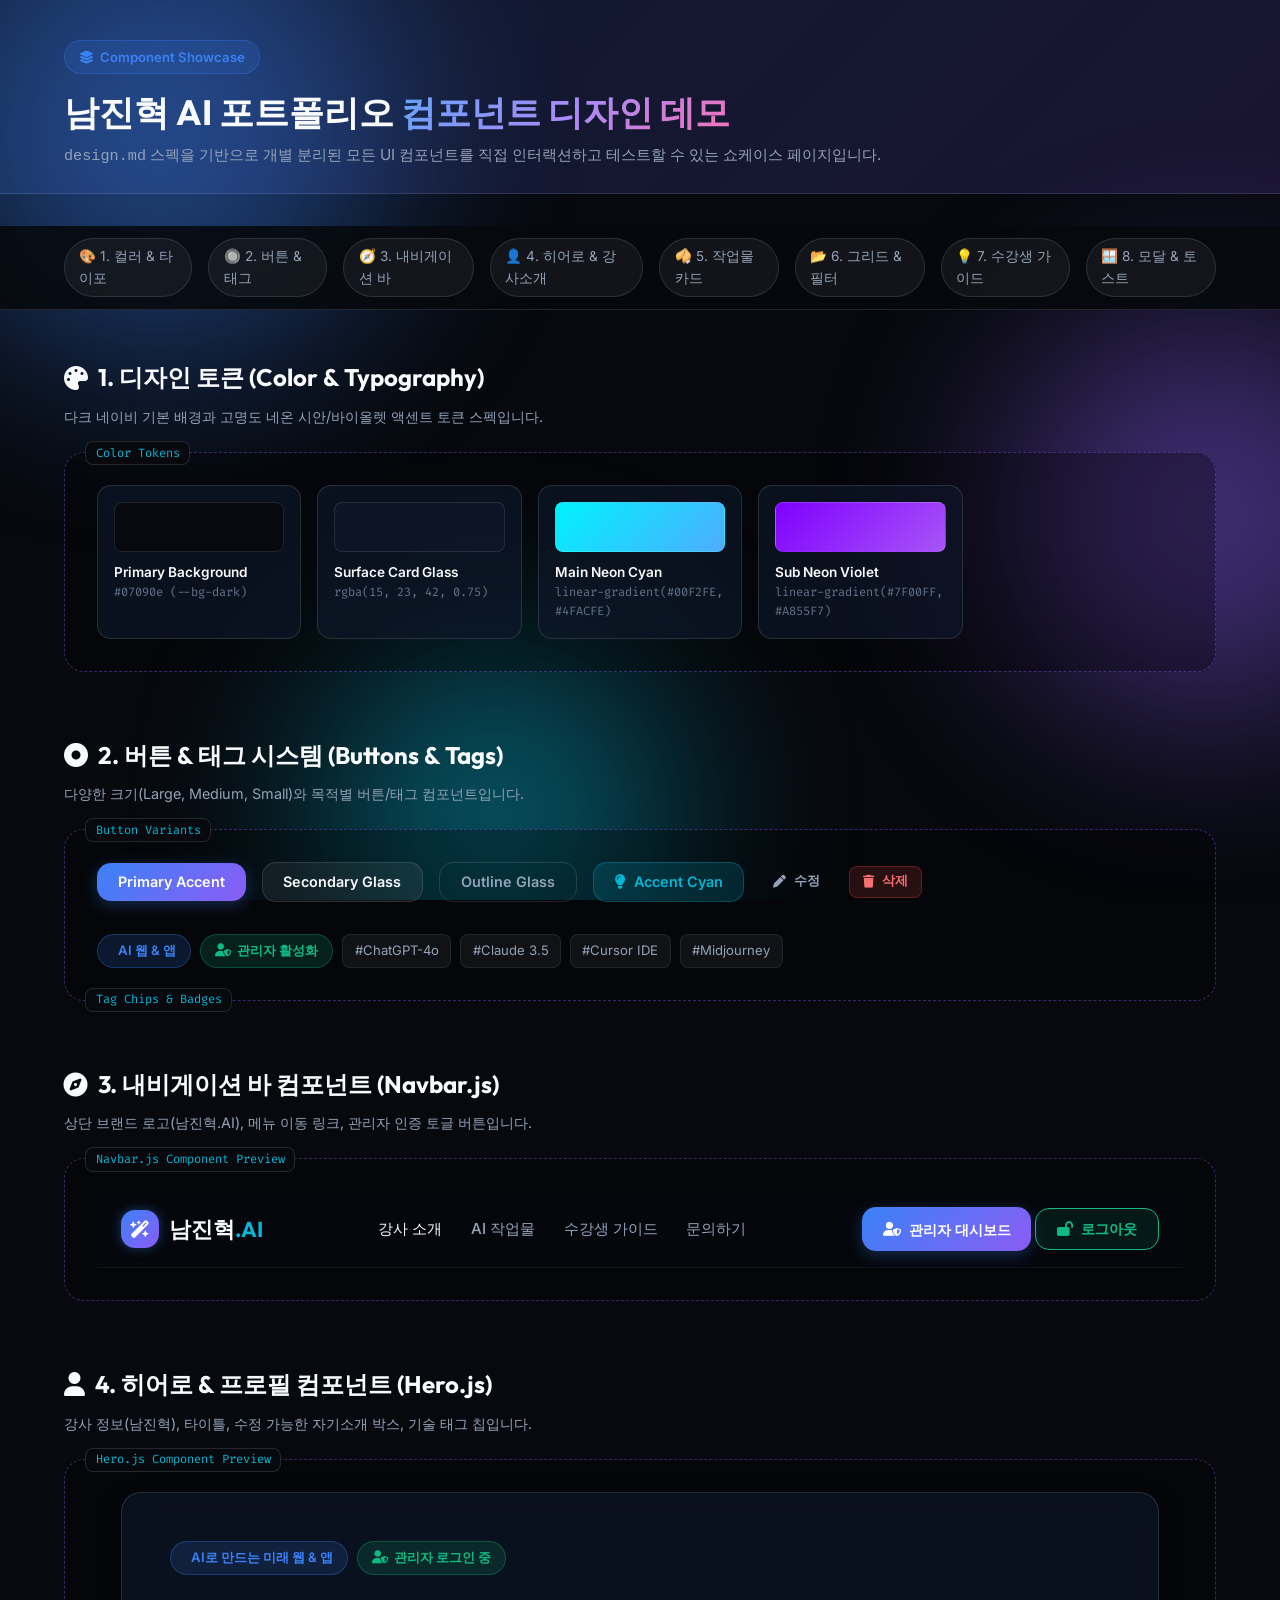
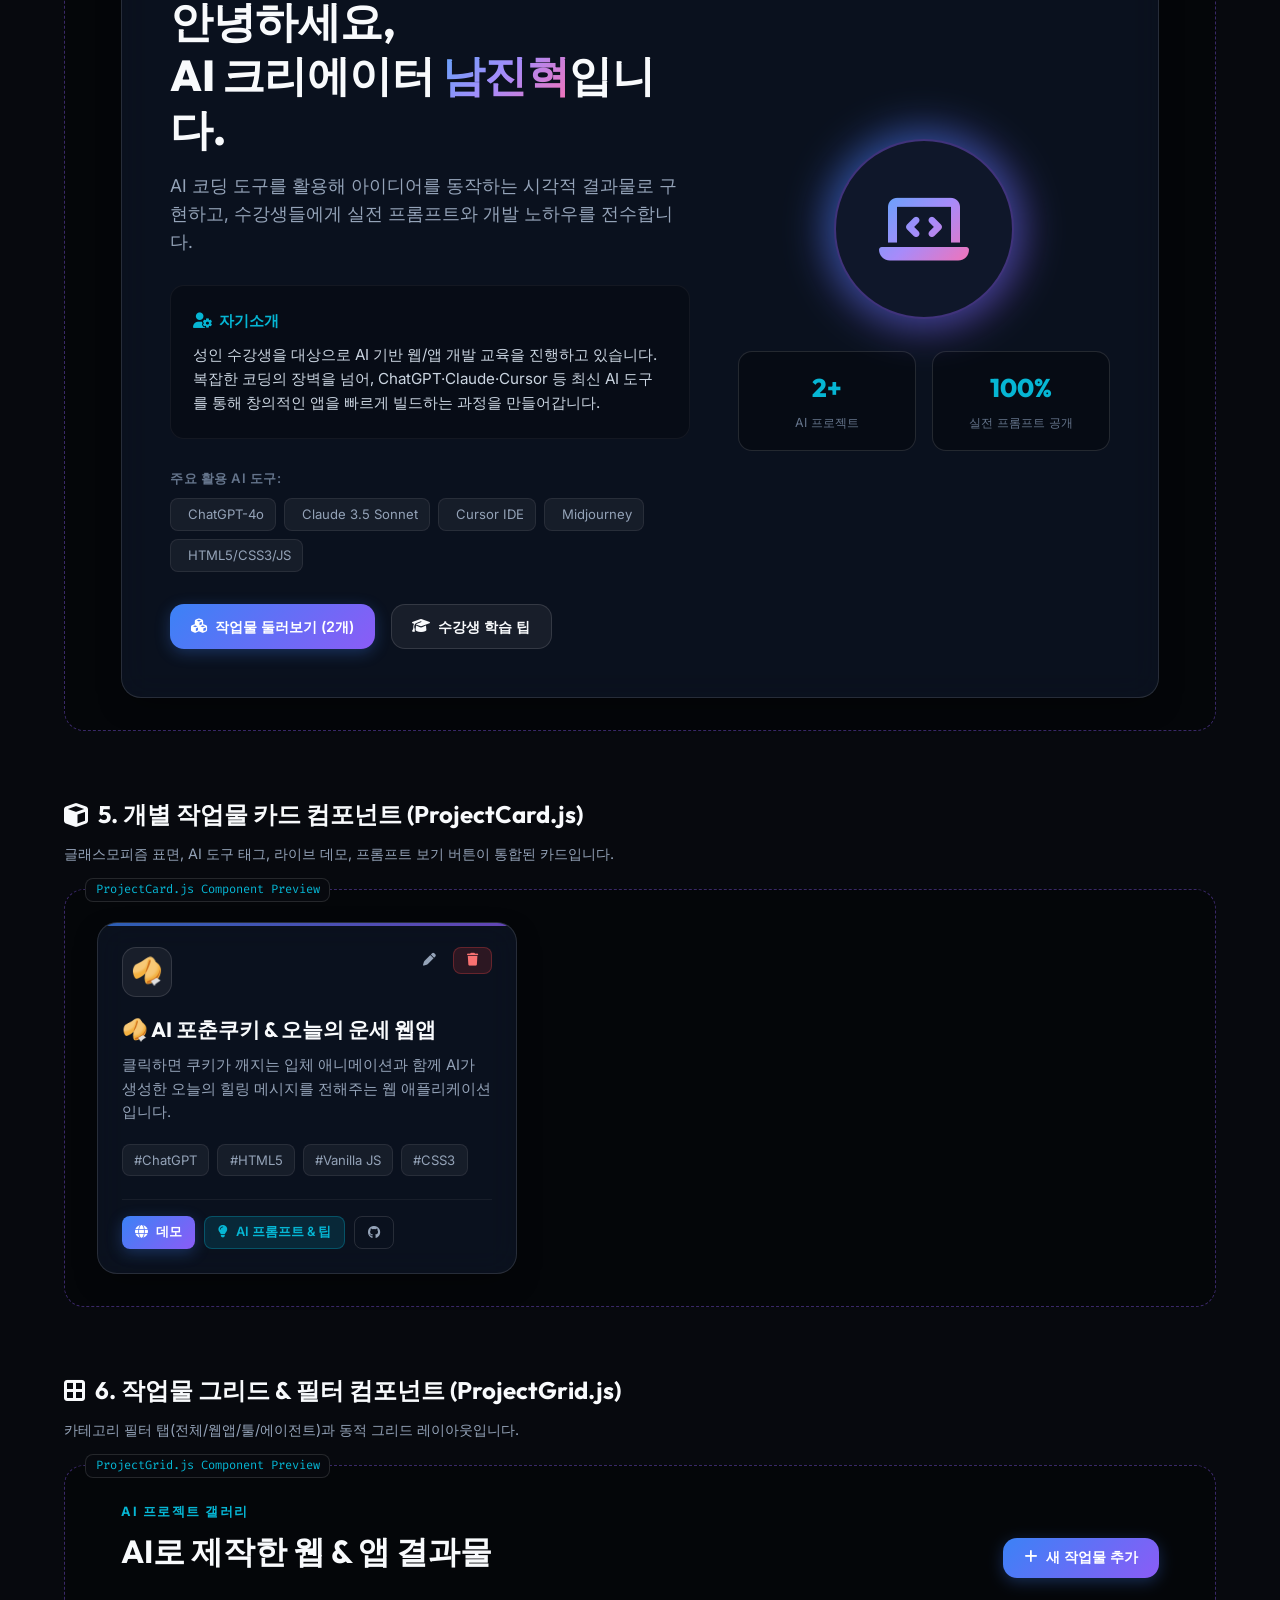
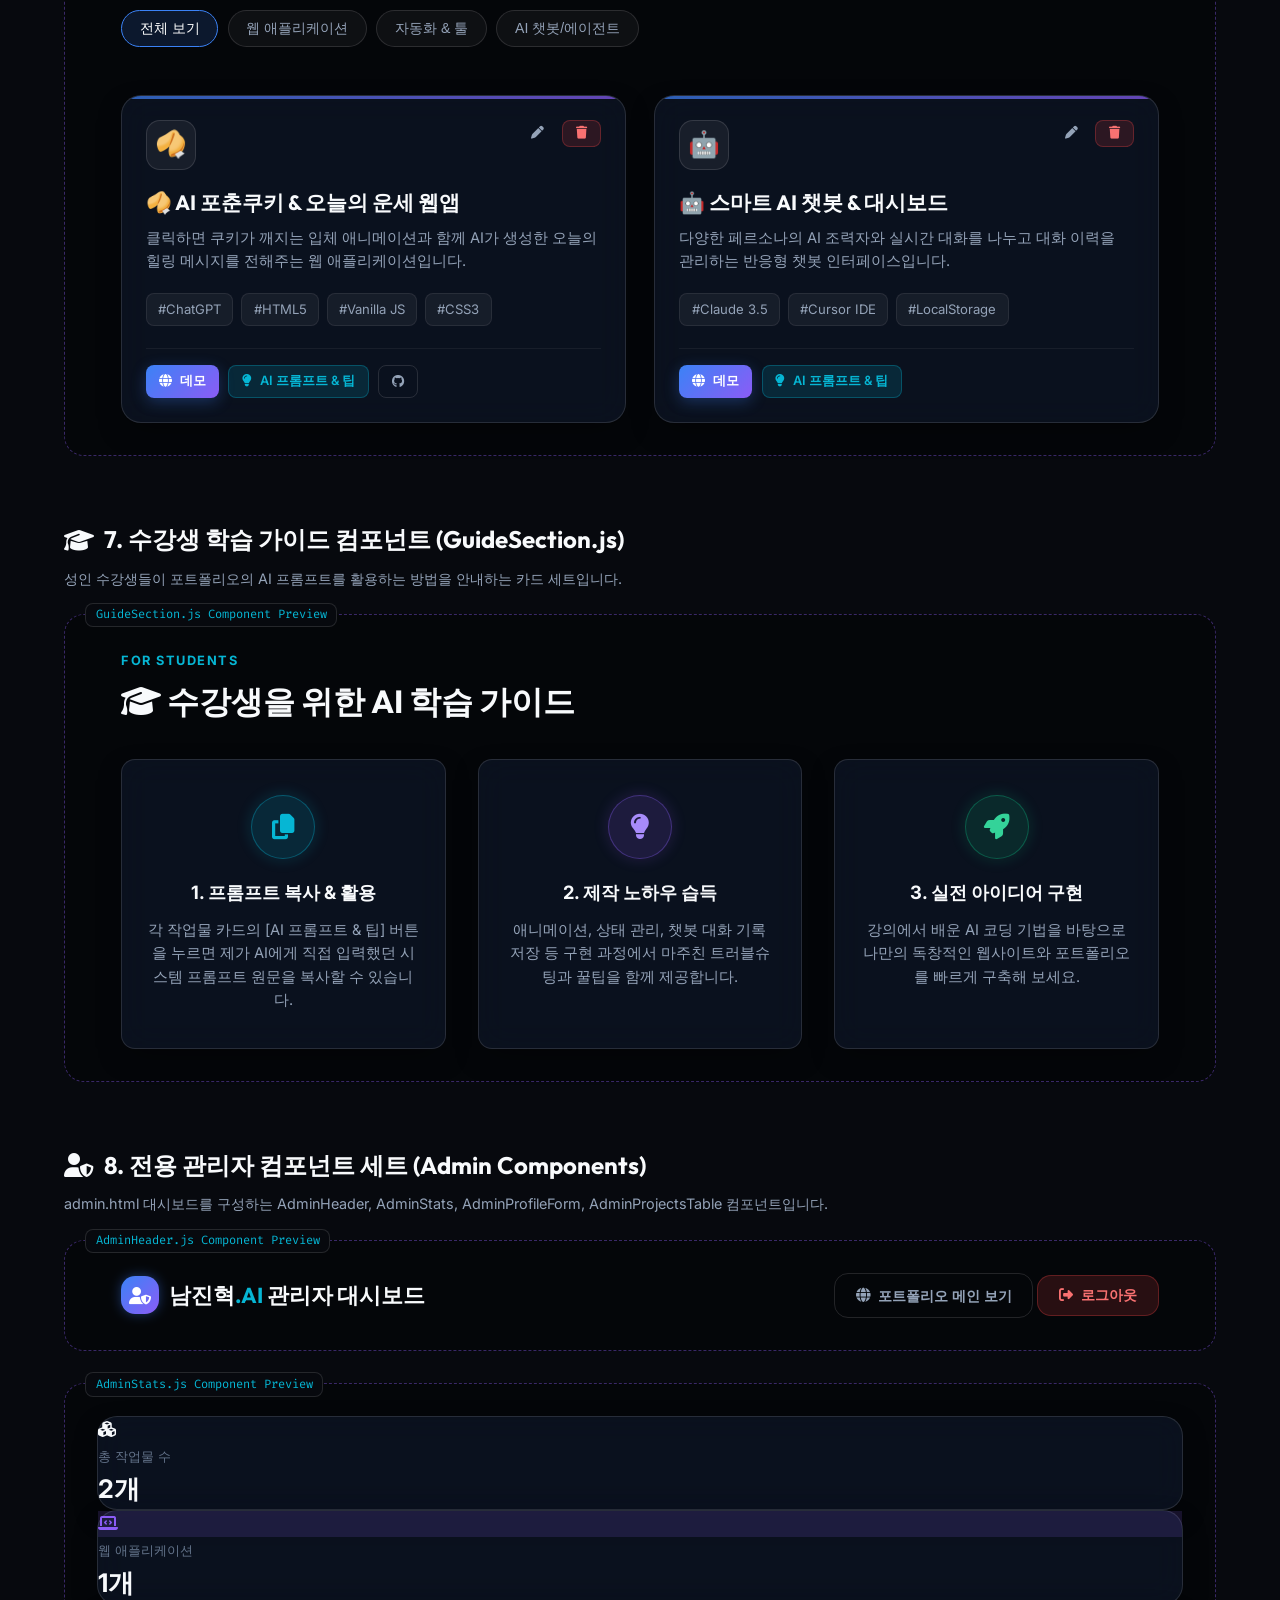
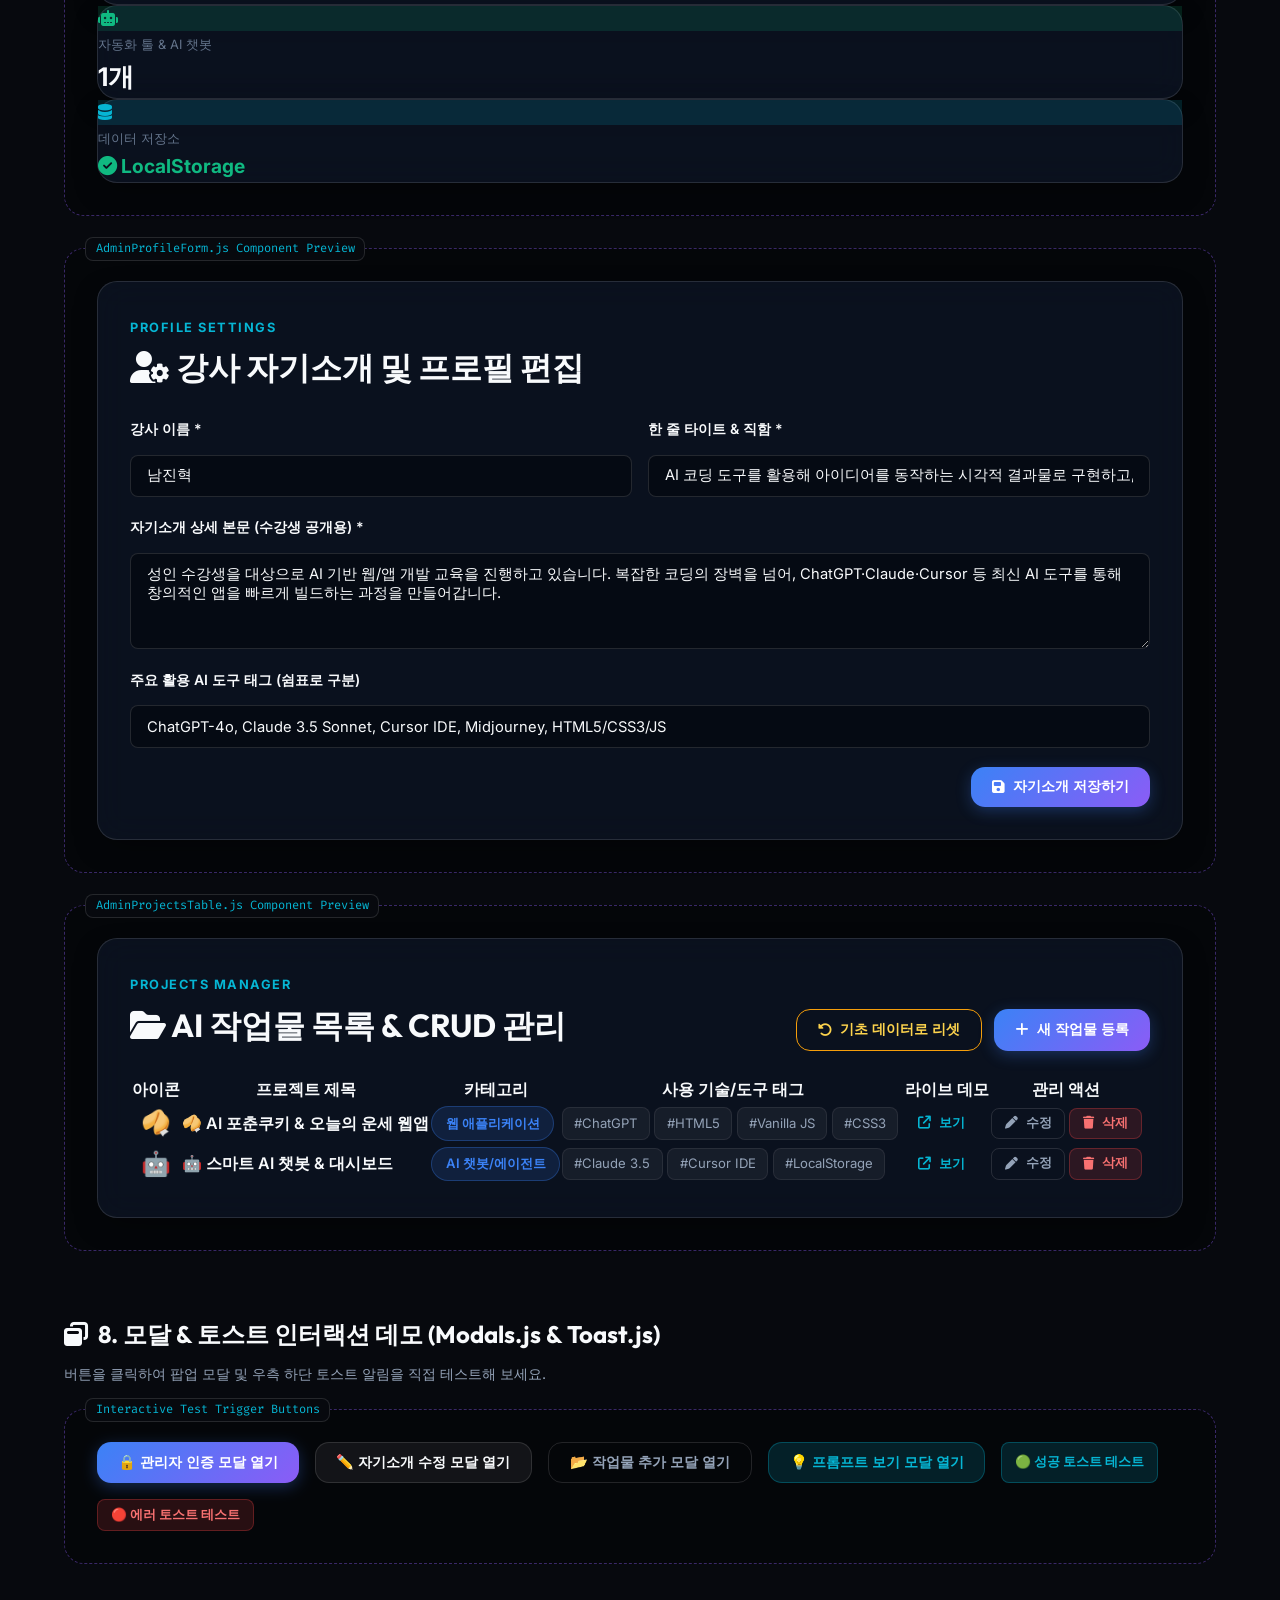
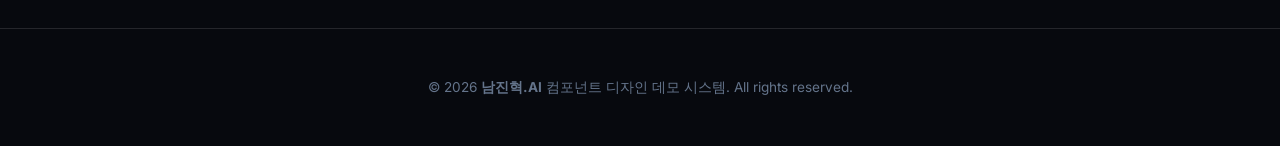
<file: showcases/demo.html>
<!DOCTYPE html>
<html lang="ko">
<head>
    <meta charset="UTF-8">
    <meta name="viewport" content="width=device-width, initial-scale=1.0">
    <title>남진혁 AI 포트폴리오 | 컴포넌트 디자인 데모 (Design Showcase)</title>
    <meta name="description" content="남진혁 강사의 AI 포트폴리오 디자인 시스템 및 컴포넌트별 개별 데모 페이지입니다.">
    
    <!-- Google Fonts -->
    <link rel="preconnect" href="https://fonts.googleapis.com">
    <link rel="preconnect" href="https://fonts.gstatic.com" crossorigin>
    <link href="https://fonts.googleapis.com/css2?family=Fira+Code:wght@400;500;600&family=Inter:wght@300;400;500;600;700&family=Outfit:wght@500;600;700;800&display=swap" rel="stylesheet">
    
    <!-- FontAwesome Icons -->
    <link rel="stylesheet" href="https://cdnjs.cloudflare.com/ajax/libs/font-awesome/6.4.0/css/all.min.css">
    
    <!-- Design System Base Styles -->
    <link rel="stylesheet" href="../style.css">

    <!-- Demo Page Specific Layout Styles -->
    <style>
        .demo-header-banner {
            background: linear-gradient(135deg, rgba(59, 130, 246, 0.15) 0%, rgba(139, 92, 246, 0.15) 100%);
            border-bottom: 1px solid var(--glass-border);
            padding: 2.5rem 0 1.5rem;
            margin-bottom: 2rem;
        }

        .demo-nav-bar {
            position: sticky;
            top: 0;
            z-index: 90;
            background: rgba(7, 9, 14, 0.9);
            backdrop-filter: blur(12px);
            border-bottom: 1px solid var(--glass-border);
            padding: 0.8rem 0;
            margin-bottom: 3rem;
        }

        .demo-nav-links {
            display: flex;
            gap: 1rem;
            overflow-x: auto;
        }

        .demo-nav-btn {
            padding: 0.4rem 0.9rem;
            border-radius: var(--radius-full);
            background: rgba(255, 255, 255, 0.05);
            border: 1px solid var(--glass-border);
            color: var(--text-secondary);
            font-size: 0.85rem;
            cursor: pointer;
            text-decoration: none;
            transition: var(--transition-fast);
        }

        .demo-nav-btn:hover {
            color: var(--primary-cyan);
            border-color: var(--primary-cyan);
            background: rgba(6, 182, 212, 0.1);
        }

        .component-section {
            margin-bottom: 4rem;
            scroll-margin-top: 5rem;
        }

        .component-title {
            font-family: var(--font-heading);
            font-size: 1.5rem;
            color: var(--text-primary);
            margin-bottom: 0.5rem;
            display: flex;
            align-items: center;
            gap: 0.6rem;
        }

        .component-desc {
            font-size: 0.9rem;
            color: var(--text-secondary);
            margin-bottom: 1.5rem;
        }

        .component-preview-box {
            background: rgba(0, 0, 0, 0.3);
            border: 1px dashed var(--glass-border-hover);
            border-radius: var(--radius-lg);
            padding: 2rem;
            position: relative;
        }

        .component-label {
            position: absolute;
            top: -12px;
            left: 20px;
            background: var(--bg-dark);
            padding: 0.1rem 0.6rem;
            border-radius: var(--radius-sm);
            font-family: var(--font-mono);
            font-size: 0.75rem;
            color: var(--primary-cyan);
            border: 1px solid var(--glass-border);
        }

        /* Color Token Swatches */
        .swatch-grid {
            display: grid;
            grid-template-columns: repeat(auto-fill, minmax(200px, 1fr));
            gap: 1rem;
        }

        .swatch-card {
            border-radius: var(--radius-md);
            padding: 1rem;
            background: var(--bg-card);
            border: 1px solid var(--glass-border);
        }

        .swatch-color {
            height: 50px;
            border-radius: var(--radius-sm);
            margin-bottom: 0.6rem;
            border: 1px solid rgba(255, 255, 255, 0.1);
        }

        .swatch-name {
            font-size: 0.85rem;
            font-weight: 600;
        }

        .swatch-hex {
            font-family: var(--font-mono);
            font-size: 0.75rem;
            color: var(--text-muted);
        }
    </style>
</head>
<body>

    <!-- Background Glow Blobs -->
    <div class="bg-blur-container" aria-hidden="true">
        <div class="blob blob-1"></div>
        <div class="blob blob-2"></div>
        <div class="blob blob-3"></div>
    </div>

    <!-- Demo Banner Header -->
    <header class="demo-header-banner">
        <div class="container">
            <span class="badge glow-badge"><i class="fa-solid fa-layer-group"></i> Component Showcase</span>
            <h1 style="font-family: var(--font-heading); font-size: 2.2rem; margin: 0.6rem 0 0.2rem;">
                남진혁 AI 포트폴리오 <span class="gradient-text">컴포넌트 디자인 데모</span>
            </h1>
            <p style="color: var(--text-secondary); font-size: 0.95rem;">
                <code>design.md</code> 스펙을 기반으로 개별 분리된 모든 UI 컴포넌트를 직접 인터랙션하고 테스트할 수 있는 쇼케이스 페이지입니다.
            </p>
        </div>
    </header>

    <!-- Quick Navigation Bar -->
    <div class="demo-nav-bar">
        <div class="container demo-nav-links">
            <a href="#section-colors" class="demo-nav-btn">🎨 1. 컬러 & 타이포</a>
            <a href="#section-buttons" class="demo-nav-btn">🔘 2. 버튼 & 태그</a>
            <a href="#section-navbar" class="demo-nav-btn">🧭 3. 내비게이션 바</a>
            <a href="#section-hero" class="demo-nav-btn">👤 4. 히어로 & 강사소개</a>
            <a href="#section-card" class="demo-nav-btn">🥠 5. 작업물 카드</a>
            <a href="#section-grid" class="demo-nav-btn">📂 6. 그리드 & 필터</a>
            <a href="#section-guide" class="demo-nav-btn">💡 7. 수강생 가이드</a>
            <a href="#section-modals" class="demo-nav-btn">🪟 8. 모달 & 토스트</a>
        </div>
    </div>

    <!-- Main Showcase Content -->
    <main class="container">

        <!-- 1. Color Palette & Typography -->
        <section id="section-colors" class="component-section">
            <h2 class="component-title"><i class="fa-solid fa-palette"></i> 1. 디자인 토큰 (Color & Typography)</h2>
            <p class="component-desc">다크 네이비 기본 배경과 고명도 네온 시안/바이올렛 액센트 토큰 스펙입니다.</p>

            <div class="component-preview-box">
                <span class="component-label">Color Tokens</span>
                <div class="swatch-grid">
                    <div class="swatch-card">
                        <div class="swatch-color" style="background: #07090e;"></div>
                        <div class="swatch-name">Primary Background</div>
                        <div class="swatch-hex">#07090e (--bg-dark)</div>
                    </div>
                    <div class="swatch-card">
                        <div class="swatch-color" style="background: rgba(15, 23, 42, 0.75);"></div>
                        <div class="swatch-name">Surface Card Glass</div>
                        <div class="swatch-hex">rgba(15, 23, 42, 0.75)</div>
                    </div>
                    <div class="swatch-card">
                        <div class="swatch-color" style="background: linear-gradient(135deg, #00F2FE, #4FACFE);"></div>
                        <div class="swatch-name">Main Neon Cyan</div>
                        <div class="swatch-hex">linear-gradient(#00F2FE, #4FACFE)</div>
                    </div>
                    <div class="swatch-card">
                        <div class="swatch-color" style="background: linear-gradient(135deg, #7F00FF, #A855F7);"></div>
                        <div class="swatch-name">Sub Neon Violet</div>
                        <div class="swatch-hex">linear-gradient(#7F00FF, #A855F7)</div>
                    </div>
                </div>
            </div>
        </section>

        <!-- 2. Buttons & Badges -->
        <section id="section-buttons" class="component-section">
            <h2 class="component-title"><i class="fa-solid fa-circle-dot"></i> 2. 버튼 & 태그 시스템 (Buttons & Tags)</h2>
            <p class="component-desc">다양한 크기(Large, Medium, Small)와 목적별 버튼/태그 컴포넌트입니다.</p>

            <div class="component-preview-box">
                <span class="component-label">Button Variants</span>
                <div style="display: flex; flex-wrap: wrap; gap: 1rem; align-items: center; margin-bottom: 2rem;">
                    <button class="btn btn-primary">Primary Accent</button>
                    <button class="btn btn-secondary">Secondary Glass</button>
                    <button class="btn btn-outline">Outline Glass</button>
                    <button class="btn btn-accent"><i class="fa-solid fa-lightbulb"></i> Accent Cyan</button>
                    <button class="btn btn-sm btn-ghost edit-proj-btn"><i class="fa-solid fa-pen"></i> 수정</button>
                    <button class="btn btn-sm btn-danger"><i class="fa-solid fa-trash"></i> 삭제</button>
                </div>

                <span class="component-label" style="top: auto; bottom: -12px;">Tag Chips & Badges</span>
                <div style="display: flex; flex-wrap: wrap; gap: 0.6rem; margin-top: 1rem;">
                    <span class="badge glow-badge"><i class="fa-solid fa-sparkles"></i> AI 웹 & 앱</span>
                    <span class="badge admin-status-badge"><i class="fa-solid fa-user-shield"></i> 관리자 활성화</span>
                    <span class="skill-tag">#ChatGPT-4o</span>
                    <span class="skill-tag">#Claude 3.5</span>
                    <span class="skill-tag">#Cursor IDE</span>
                    <span class="skill-tag">#Midjourney</span>
                </div>
            </div>
        </section>

        <!-- 3. Navbar Component -->
        <section id="section-navbar" class="component-section">
            <h2 class="component-title"><i class="fa-solid fa-compass"></i> 3. 내비게이션 바 컴포넌트 (Navbar.js)</h2>
            <p class="component-desc">상단 브랜드 로고(남진혁.AI), 메뉴 이동 링크, 관리자 인증 토글 버튼입니다.</p>

            <div class="component-preview-box">
                <span class="component-label">Navbar.js Component Preview</span>
                <div id="demo-navbar-mount"></div>
            </div>
        </section>

        <!-- 4. Hero Component -->
        <section id="section-hero" class="component-section">
            <h2 class="component-title"><i class="fa-solid fa-user"></i> 4. 히어로 & 프로필 컴포넌트 (Hero.js)</h2>
            <p class="component-desc">강사 정보(남진혁), 타이틀, 수정 가능한 자기소개 박스, 기술 태그 칩입니다.</p>

            <div class="component-preview-box">
                <span class="component-label">Hero.js Component Preview</span>
                <div id="demo-hero-mount"></div>
            </div>
        </section>

        <!-- 5. Single Project Card Component -->
        <section id="section-card" class="component-section">
            <h2 class="component-title"><i class="fa-solid fa-cube"></i> 5. 개별 작업물 카드 컴포넌트 (ProjectCard.js)</h2>
            <p class="component-desc">글래스모피즘 표면, AI 도구 태그, 라이브 데모, 프롬프트 보기 버튼이 통합된 카드입니다.</p>

            <div class="component-preview-box">
                <span class="component-label">ProjectCard.js Component Preview</span>
                <div style="max-width: 420px;" id="demo-card-mount"></div>
            </div>
        </section>

        <!-- 6. Project Grid Component -->
        <section id="section-grid" class="component-section">
            <h2 class="component-title"><i class="fa-solid fa-border-all"></i> 6. 작업물 그리드 & 필터 컴포넌트 (ProjectGrid.js)</h2>
            <p class="component-desc">카테고리 필터 탭(전체/웹앱/툴/에이전트)과 동적 그리드 레이아웃입니다.</p>

            <div class="component-preview-box">
                <span class="component-label">ProjectGrid.js Component Preview</span>
                <div id="demo-grid-mount"></div>
            </div>
        </section>

        <!-- 7. Guide Section Component -->
        <section id="section-guide" class="component-section">
            <h2 class="component-title"><i class="fa-solid fa-graduation-cap"></i> 7. 수강생 학습 가이드 컴포넌트 (GuideSection.js)</h2>
            <p class="component-desc">성인 수강생들이 포트폴리오의 AI 프롬프트를 활용하는 방법을 안내하는 카드 세트입니다.</p>

            <div class="component-preview-box">
                <span class="component-label">GuideSection.js Component Preview</span>
                <div id="demo-guide-mount"></div>
            </div>
        </section>

        <!-- 8. Admin Components Showcase (AdminHeader, AdminStats, AdminProfileForm, AdminProjectsTable) -->
        <section id="section-admin-components" class="component-section">
            <h2 class="component-title"><i class="fa-solid fa-user-shield"></i> 8. 전용 관리자 컴포넌트 세트 (Admin Components)</h2>
            <p class="component-desc">admin.html 대시보드를 구성하는 AdminHeader, AdminStats, AdminProfileForm, AdminProjectsTable 컴포넌트입니다.</p>

            <div class="component-preview-box" style="margin-bottom: 2rem;">
                <span class="component-label">AdminHeader.js Component Preview</span>
                <div id="demo-admin-header-mount" class="admin-header" style="position: relative; border-radius: var(--radius-md);"></div>
            </div>

            <div class="component-preview-box" style="margin-bottom: 2rem;">
                <span class="component-label">AdminStats.js Component Preview</span>
                <div id="demo-admin-stats-mount" class="dashboard-grid" style="margin-bottom: 0;"></div>
            </div>

            <div class="component-preview-box" style="margin-bottom: 2rem;">
                <span class="component-label">AdminProfileForm.js Component Preview</span>
                <div id="demo-admin-profile-mount"></div>
            </div>

            <div class="component-preview-box">
                <span class="component-label">AdminProjectsTable.js Component Preview</span>
                <div id="demo-admin-projects-mount"></div>
            </div>
        </section>

        <!-- 9. Interactive Modals & Toast Test -->
        <section id="section-modals" class="component-section">
            <h2 class="component-title"><i class="fa-solid fa-window-restore"></i> 8. 모달 & 토스트 인터랙션 데모 (Modals.js & Toast.js)</h2>
            <p class="component-desc">버튼을 클릭하여 팝업 모달 및 우측 하단 토스트 알림을 직접 테스트해 보세요.</p>

            <div class="component-preview-box">
                <span class="component-label">Interactive Test Trigger Buttons</span>
                <div style="display: flex; flex-wrap: wrap; gap: 1rem;">
                    <button id="test-auth-modal-btn" class="btn btn-primary">🔒 관리자 인증 모달 열기</button>
                    <button id="test-bio-modal-btn" class="btn btn-secondary">✏️ 자기소개 수정 모달 열기</button>
                    <button id="test-project-modal-btn" class="btn btn-outline">📂 작업물 추가 모달 열기</button>
                    <button id="test-prompt-modal-btn" class="btn btn-accent">💡 프롬프트 보기 모달 열기</button>
                    <button id="test-toast-success-btn" class="btn btn-sm btn-accent">🟢 성공 토스트 테스트</button>
                    <button id="test-toast-error-btn" class="btn btn-sm btn-danger">🔴 에러 토스트 테스트</button>
                </div>
            </div>
        </section>

    </main>

    <footer style="text-align: center; padding: 3rem 0; border-top: 1px solid var(--glass-border); color: var(--text-muted); font-size: 0.85rem;">
        © 2026 <strong>남진혁.AI</strong> 컴포넌트 디자인 데모 시스템. All rights reserved.
    </footer>

    <!-- Demo Script -->
    <script type="module" src="demo.js"></script>
</body>
</html>
</file>
<file: style.css>
/* ==========================================================================
   AI Portfolio Design System - Dark Mode & Glassmorphism
   Target Audience: Adult Students & Creators
   Author: Nam Jin-hyuk
   ========================================================================== */

/* 1. CSS Custom Properties / Variables */
:root {
    /* Color Palette */
    --bg-dark: #07090e;
    --bg-card: rgba(15, 23, 42, 0.65);
    --bg-card-hover: rgba(30, 41, 59, 0.75);
    --bg-modal: rgba(15, 23, 42, 0.92);
    
    --text-primary: #f8fafc;
    --text-secondary: #94a3b8;
    --text-muted: #64748b;
    
    /* Accents & Gradients */
    --primary-blue: #3b82f6;
    --primary-cyan: #06b6d4;
    --accent-purple: #8b5cf6;
    --accent-pink: #ec4899;
    --accent-emerald: #10b981;
    
    --gradient-hero: linear-gradient(135deg, #60a5fa 0%, #a78bfa 50%, #f472b6 100%);
    --gradient-card: linear-gradient(135deg, rgba(255, 255, 255, 0.07) 0%, rgba(255, 255, 255, 0.02) 100%);
    --gradient-btn: linear-gradient(135deg, #3b82f6 0%, #8b5cf6 100%);
    
    /* Glassmorphism & Shadows */
    --glass-border: rgba(255, 255, 255, 0.12);
    --glass-border-hover: rgba(139, 92, 246, 0.4);
    --glass-blur: blur(16px);
    --shadow-glow: 0 0 25px rgba(59, 130, 246, 0.25);
    --shadow-card: 0 10px 30px -10px rgba(0, 0, 0, 0.5);

    /* Typography */
    --font-heading: 'Outfit', -apple-system, sans-serif;
    --font-body: 'Inter', -apple-system, sans-serif;
    --font-mono: 'Fira Code', monospace;
    
    /* Radii & Transitions */
    --radius-sm: 8px;
    --radius-md: 14px;
    --radius-lg: 20px;
    --radius-full: 9999px;
    --transition-fast: 0.2s cubic-bezier(0.4, 0, 0.2, 1);
    --transition-normal: 0.3s cubic-bezier(0.4, 0, 0.2, 1);
}

/* 2. Global Resets & Base Styles */
* {
    margin: 0;
    padding: 0;
    box-sizing: border-box;
}

html {
    scroll-behavior: smooth;
    font-size: 16px;
}

body {
    background-color: var(--bg-dark);
    color: var(--text-primary);
    font-family: var(--font-body);
    line-height: 1.6;
    overflow-x: hidden;
    min-height: 100vh;
    position: relative;
}

/* Custom Scrollbar */
::-webkit-scrollbar {
    width: 8px;
}
::-webkit-scrollbar-track {
    background: var(--bg-dark);
}
::-webkit-scrollbar-thumb {
    background: #1e293b;
    border-radius: var(--radius-full);
}
::-webkit-scrollbar-thumb:hover {
    background: var(--primary-blue);
}

/* Layout Utilities */
.container {
    width: 100%;
    max-width: 1200px;
    margin: 0 auto;
    padding: 0 1.5rem;
}

.gradient-text {
    background: var(--gradient-hero);
    -webkit-background-clip: text;
    -webkit-text-fill-color: transparent;
    display: inline-block;
}

/* Background Glowing Blobs */
.bg-blur-container {
    position: fixed;
    top: 0;
    left: 0;
    width: 100vw;
    height: 100vh;
    z-index: -1;
    overflow: hidden;
    pointer-events: none;
}

.blob {
    position: absolute;
    border-radius: 50%;
    filter: blur(100px);
    opacity: 0.45;
    animation: floatBlob 18s infinite alternate ease-in-out;
}

.blob-1 {
    width: 450px;
    height: 450px;
    background: #3b82f6;
    top: -10%;
    left: -5%;
}

.blob-2 {
    width: 400px;
    height: 400px;
    background: #8b5cf6;
    top: 35%;
    right: -10%;
    animation-delay: -5s;
}

.blob-3 {
    width: 350px;
    height: 350px;
    background: #06b6d4;
    bottom: -10%;
    left: 25%;
    animation-delay: -10s;
}

@keyframes floatBlob {
    0% { transform: translate(0, 0) scale(1); }
    50% { transform: translate(60px, 40px) scale(1.1); }
    100% { transform: translate(-40px, 80px) scale(0.95); }
}

/* Glassmorphism Panel Component */
.glass-panel {
    background: var(--bg-card);
    backdrop-filter: var(--glass-blur);
    -webkit-backdrop-filter: var(--glass-blur);
    border: 1px solid var(--glass-border);
    border-radius: var(--radius-lg);
    box-shadow: var(--shadow-card);
    transition: var(--transition-normal);
}

.glass-panel:hover {
    border-color: var(--glass-border-hover);
}

/* 3. Header & Navigation */
.navbar {
    position: fixed;
    top: 0;
    left: 0;
    width: 100%;
    z-index: 100;
    padding: 1rem 0;
    background: rgba(7, 9, 14, 0.75);
    backdrop-filter: var(--glass-blur);
    border-bottom: 1px solid rgba(255, 255, 255, 0.05);
    transition: var(--transition-normal);
}

.nav-container {
    display: flex;
    justify-content: space-between;
    align-items: center;
}

.nav-logo {
    display: flex;
    align-items: center;
    gap: 0.6rem;
    text-decoration: none;
    font-family: var(--font-heading);
    font-size: 1.35rem;
    font-weight: 700;
    color: var(--text-primary);
}

.logo-icon {
    display: flex;
    align-items: center;
    justify-content: center;
    width: 38px;
    height: 38px;
    border-radius: var(--radius-md);
    background: var(--gradient-btn);
    color: #fff;
    font-size: 1.1rem;
    box-shadow: 0 0 12px rgba(59, 130, 246, 0.4);
}

.logo-text .highlight {
    color: var(--primary-cyan);
}

.nav-links {
    display: flex;
    gap: 1.8rem;
}

.nav-link {
    color: var(--text-secondary);
    text-decoration: none;
    font-size: 0.95rem;
    font-weight: 500;
    transition: var(--transition-fast);
}

.nav-link:hover, .nav-link.active {
    color: var(--text-primary);
}

/* Buttons System */
.btn {
    display: inline-flex;
    align-items: center;
    justify-content: center;
    gap: 0.5rem;
    padding: 0.65rem 1.3rem;
    border-radius: var(--radius-md);
    font-family: var(--font-body);
    font-size: 0.9rem;
    font-weight: 600;
    cursor: pointer;
    border: none;
    text-decoration: none;
    transition: var(--transition-fast);
}

.btn-primary {
    background: var(--gradient-btn);
    color: #fff;
    box-shadow: 0 4px 15px rgba(59, 130, 246, 0.3);
}

.btn-primary:hover {
    transform: translateY(-2px);
    box-shadow: 0 6px 20px rgba(139, 92, 246, 0.5);
}

.btn-secondary {
    background: rgba(255, 255, 255, 0.06);
    color: var(--text-primary);
    border: 1px solid var(--glass-border);
}

.btn-secondary:hover {
    background: rgba(255, 255, 255, 0.12);
    transform: translateY(-2px);
}

.btn-outline {
    background: transparent;
    color: var(--text-secondary);
    border: 1px solid var(--glass-border);
}

.btn-outline:hover {
    color: var(--text-primary);
    border-color: var(--primary-blue);
    background: rgba(59, 130, 246, 0.1);
}

.btn-ghost {
    background: transparent;
    color: var(--text-secondary);
}

.btn-ghost:hover {
    color: var(--primary-cyan);
}

.btn-accent {
    background: rgba(6, 182, 212, 0.15);
    color: var(--primary-cyan);
    border: 1px solid rgba(6, 182, 212, 0.3);
}

.btn-accent:hover {
    background: rgba(6, 182, 212, 0.3);
}

.btn-sm {
    padding: 0.4rem 0.8rem;
    font-size: 0.8rem;
    border-radius: var(--radius-sm);
}

.btn-danger {
    background: rgba(239, 68, 68, 0.15);
    color: #f87171;
    border: 1px solid rgba(239, 68, 68, 0.3);
}

.btn-danger:hover {
    background: rgba(239, 68, 68, 0.3);
}

.admin-btn.unlocked {
    border-color: var(--accent-emerald);
    color: var(--accent-emerald);
    background: rgba(16, 185, 129, 0.1);
}

/* 4. Hero & About Section */
.hero-section {
    padding: 9rem 0 4rem;
}

.hero-card {
    padding: 3rem;
    display: grid;
    grid-template-columns: 1.4fr 1fr;
    gap: 3rem;
    align-items: center;
}

.badge-container {
    display: flex;
    flex-wrap: wrap;
    gap: 0.6rem;
    margin-bottom: 1.2rem;
}

.badge {
    display: inline-flex;
    align-items: center;
    gap: 0.4rem;
    padding: 0.35rem 0.85rem;
    border-radius: var(--radius-full);
    font-size: 0.82rem;
    font-weight: 600;
}

.glow-badge {
    background: rgba(59, 130, 246, 0.15);
    color: var(--primary-blue);
    border: 1px solid rgba(59, 130, 246, 0.3);
}

.admin-status-badge {
    background: rgba(16, 185, 129, 0.15);
    color: var(--accent-emerald);
    border: 1px solid rgba(16, 185, 129, 0.3);
}

.hero-title {
    font-family: var(--font-heading);
    font-size: 2.7rem;
    font-weight: 800;
    line-height: 1.25;
    margin-bottom: 1rem;
    letter-spacing: -0.5px;
}

.hero-subtitle {
    font-size: 1.1rem;
    color: var(--text-secondary);
    margin-bottom: 1.8rem;
    max-width: 600px;
}

.bio-box {
    background: rgba(0, 0, 0, 0.25);
    border: 1px solid rgba(255, 255, 255, 0.05);
    border-radius: var(--radius-md);
    padding: 1.4rem;
    margin-bottom: 1.8rem;
}

.bio-header {
    display: flex;
    justify-content: space-between;
    align-items: center;
    margin-bottom: 0.6rem;
}

.bio-header h3 {
    font-size: 0.95rem;
    color: var(--primary-cyan);
    display: flex;
    align-items: center;
    gap: 0.4rem;
}

.bio-text {
    font-size: 0.95rem;
    color: #cbd5e1;
    white-space: pre-line;
}

.skills-wrapper {
    margin-bottom: 2rem;
}

.skills-label {
    display: block;
    font-size: 0.82rem;
    color: var(--text-muted);
    margin-bottom: 0.6rem;
    font-weight: 600;
    text-transform: uppercase;
    letter-spacing: 0.5px;
}

.skills-tags {
    display: flex;
    flex-wrap: wrap;
    gap: 0.5rem;
}

.skill-tag {
    display: inline-flex;
    align-items: center;
    gap: 0.35rem;
    background: rgba(255, 255, 255, 0.05);
    border: 1px solid rgba(255, 255, 255, 0.08);
    padding: 0.3rem 0.7rem;
    border-radius: var(--radius-sm);
    font-size: 0.82rem;
    color: var(--text-secondary);
    transition: var(--transition-fast);
}

.skill-tag:hover {
    border-color: var(--primary-blue);
    color: var(--text-primary);
    background: rgba(59, 130, 246, 0.1);
}

.hero-actions {
    display: flex;
    gap: 1rem;
}

.hero-visual {
    display: flex;
    flex-direction: column;
    align-items: center;
    justify-content: center;
    gap: 2rem;
}

.avatar-frame {
    position: relative;
    width: 180px;
    height: 180px;
}

.avatar-glow {
    position: absolute;
    top: -5%;
    left: -5%;
    width: 110%;
    height: 110%;
    border-radius: 50%;
    background: var(--gradient-btn);
    filter: blur(20px);
    opacity: 0.6;
    animation: pulseGlow 4s infinite alternate;
}

@keyframes pulseGlow {
    0% { transform: scale(0.95); opacity: 0.4; }
    100% { transform: scale(1.05); opacity: 0.8; }
}

.avatar-inner {
    position: relative;
    width: 100%;
    height: 100%;
    border-radius: 50%;
    background: #0f172a;
    border: 2px solid var(--glass-border-hover);
    display: flex;
    align-items: center;
    justify-content: center;
    z-index: 1;
}

.avatar-icon {
    font-size: 4.5rem;
    background: var(--gradient-hero);
    -webkit-background-clip: text;
    -webkit-text-fill-color: transparent;
}

.stat-grid {
    display: grid;
    grid-template-columns: 1fr 1fr;
    gap: 1rem;
    width: 100%;
}

.stat-card {
    background: rgba(0, 0, 0, 0.3);
    border: 1px solid var(--glass-border);
    border-radius: var(--radius-md);
    padding: 1rem;
    text-align: center;
}

.stat-num {
    display: block;
    font-family: var(--font-heading);
    font-size: 1.6rem;
    font-weight: 800;
    color: var(--primary-cyan);
}

.stat-label {
    font-size: 0.78rem;
    color: var(--text-muted);
}

/* 5. Projects Showcase Section */
.projects-section {
    padding: 5rem 0;
}

.section-header {
    display: flex;
    justify-content: space-between;
    align-items: flex-end;
    margin-bottom: 2rem;
}

.section-subtitle {
    font-size: 0.8rem;
    font-weight: 700;
    color: var(--primary-cyan);
    letter-spacing: 1.5px;
}

.section-title {
    font-family: var(--font-heading);
    font-size: 2rem;
    font-weight: 700;
    margin-top: 0.2rem;
}

/* Category Filters */
.filter-tabs {
    display: flex;
    gap: 0.6rem;
    margin-bottom: 2.5rem;
    overflow-x: auto;
    padding-bottom: 0.5rem;
}

.filter-btn {
    padding: 0.5rem 1.1rem;
    border-radius: var(--radius-full);
    background: rgba(255, 255, 255, 0.04);
    border: 1px solid var(--glass-border);
    color: var(--text-secondary);
    font-size: 0.88rem;
    font-weight: 500;
    cursor: pointer;
    white-space: nowrap;
    transition: var(--transition-fast);
}

.filter-btn:hover, .filter-btn.active {
    background: rgba(59, 130, 246, 0.15);
    border-color: var(--primary-blue);
    color: #fff;
}

/* Projects Grid & Cards */
.projects-grid {
    display: grid;
    grid-template-columns: repeat(auto-fill, minmax(350px, 1fr));
    gap: 1.8rem;
}

.project-card {
    display: flex;
    flex-direction: column;
    padding: 1.5rem;
    position: relative;
    overflow: hidden;
}

.project-card::before {
    content: '';
    position: absolute;
    top: 0;
    left: 0;
    width: 100%;
    height: 3px;
    background: var(--gradient-btn);
    opacity: 0.7;
}

.project-card-header {
    display: flex;
    justify-content: space-between;
    align-items: flex-start;
    margin-bottom: 1rem;
}

.project-icon-box {
    width: 50px;
    height: 50px;
    border-radius: var(--radius-md);
    background: rgba(255, 255, 255, 0.06);
    border: 1px solid var(--glass-border);
    display: flex;
    align-items: center;
    justify-content: center;
    font-size: 1.6rem;
}

.project-card-actions {
    display: flex;
    gap: 0.3rem;
}

.project-title {
    font-family: var(--font-heading);
    font-size: 1.3rem;
    font-weight: 700;
    margin-bottom: 0.5rem;
    color: var(--text-primary);
}

.project-desc {
    font-size: 0.92rem;
    color: var(--text-secondary);
    margin-bottom: 1.2rem;
    flex-grow: 1;
}

.project-tags {
    margin-bottom: 1.4rem;
}

.project-footer-btns {
    display: flex;
    gap: 0.6rem;
    margin-top: auto;
    padding-top: 1rem;
    border-top: 1px solid rgba(255, 255, 255, 0.06);
}

/* 6. Guide Section */
.guide-section {
    padding: 4rem 0 6rem;
}

.guide-card {
    padding: 3rem;
}

.guide-header {
    text-align: center;
    max-width: 600px;
    margin: 0 auto 3rem;
}

.guide-header h2 {
    font-family: var(--font-heading);
    font-size: 2rem;
    margin: 0.8rem 0 0.4rem;
}

.guide-header p {
    color: var(--text-secondary);
}

.guide-grid {
    display: grid;
    grid-template-columns: repeat(3, 1fr);
    gap: 2rem;
}

.guide-card, .guide-item {
    background: var(--bg-card);
    border: 1px solid var(--glass-border);
    border-radius: var(--radius-md);
    padding: 2.2rem 1.6rem;
    text-align: center;
    transition: var(--transition-normal);
}

.guide-card:hover, .guide-item:hover {
    border-color: var(--primary-cyan);
    transform: translateY(-4px);
    box-shadow: var(--shadow-glow);
}

.guide-icon {
    width: 64px;
    height: 64px;
    border-radius: 50%;
    display: flex;
    align-items: center;
    justify-content: center;
    font-size: 1.6rem;
    margin: 0 auto 1.2rem;
}

.guide-icon i {
    font-size: 1.6rem;
    line-height: 1;
    display: inline-flex;
    align-items: center;
    justify-content: center;
}

.guide-icon-cyan {
    background: rgba(6, 182, 212, 0.15);
    color: var(--primary-cyan);
    border: 1px solid rgba(6, 182, 212, 0.35);
    box-shadow: 0 0 15px rgba(6, 182, 212, 0.2);
}

.guide-icon-purple {
    background: rgba(139, 92, 246, 0.15);
    color: #a78bfa;
    border: 1px solid rgba(139, 92, 246, 0.35);
    box-shadow: 0 0 15px rgba(139, 92, 246, 0.2);
}

.guide-icon-emerald {
    background: rgba(16, 185, 129, 0.15);
    color: #34d399;
    border: 1px solid rgba(16, 185, 129, 0.35);
    box-shadow: 0 0 15px rgba(16, 185, 129, 0.2);
}

.guide-item h3, .guide-card h3 {
    font-size: 1.15rem;
    margin-bottom: 0.7rem;
    color: var(--text-primary);
}

.guide-item p, .guide-card p {
    font-size: 0.92rem;
    color: var(--text-secondary);
    line-height: 1.6;
}

/* 7. Footer */
.footer {
    padding: 2.5rem 0;
    border-top: 1px solid rgba(255, 255, 255, 0.05);
    background: rgba(5, 7, 10, 0.9);
}

.footer-container {
    display: flex;
    justify-content: space-between;
    align-items: center;
    font-size: 0.88rem;
    color: var(--text-muted);
}

.footer-links {
    display: flex;
    gap: 1.5rem;
}

.footer-links a {
    color: var(--text-secondary);
    text-decoration: none;
    transition: var(--transition-fast);
}

.footer-links a:hover {
    color: var(--primary-blue);
}

/* 8. Modals (Dialog Styling) */
.custom-modal {
    border: none;
    background: transparent;
    padding: 1rem;
    max-width: 550px;
    width: 100%;
    margin: auto;
}

.custom-modal::backdrop {
    background: rgba(0, 0, 0, 0.75);
    backdrop-filter: blur(8px);
}

.modal-lg {
    max-width: 720px;
}

.modal-content {
    padding: 2rem;
    background: var(--bg-modal);
}

.modal-header {
    display: flex;
    justify-content: space-between;
    align-items: center;
    margin-bottom: 1.5rem;
    padding-bottom: 0.8rem;
    border-bottom: 1px solid rgba(255, 255, 255, 0.08);
}

.modal-header h3 {
    font-family: var(--font-heading);
    font-size: 1.3rem;
    color: var(--text-primary);
    display: flex;
    align-items: center;
    gap: 0.5rem;
}

.close-modal-btn {
    background: transparent;
    border: none;
    color: var(--text-muted);
    font-size: 1.2rem;
    cursor: pointer;
    transition: var(--transition-fast);
}

.close-modal-btn:hover {
    color: var(--text-primary);
}

.modal-desc {
    font-size: 0.92rem;
    color: var(--text-secondary);
    margin-bottom: 1.2rem;
}

/* Forms in Modals */
.form-group {
    margin-bottom: 1.2rem;
}

.form-row {
    display: grid;
    grid-template-columns: 1fr 1fr;
    gap: 1rem;
}

label {
    display: block;
    font-size: 0.85rem;
    font-weight: 600;
    color: var(--text-secondary);
    margin-bottom: 0.4rem;
}

input[type="text"],
input[type="password"],
input[type="url"],
select,
textarea {
    width: 100%;
    padding: 0.7rem 1rem;
    background: rgba(0, 0, 0, 0.35);
    border: 1px solid var(--glass-border);
    border-radius: var(--radius-sm);
    color: var(--text-primary);
    font-family: var(--font-body);
    font-size: 0.92rem;
    outline: none;
    transition: var(--transition-fast);
}

input:focus, select:focus, textarea:focus {
    border-color: var(--primary-blue);
    box-shadow: 0 0 10px rgba(59, 130, 246, 0.3);
}

textarea {
    resize: vertical;
}

.error-msg {
    display: block;
    color: #f87171;
    font-size: 0.8rem;
    margin-top: 0.4rem;
}

.modal-footer {
    display: flex;
    justify-content: flex-end;
    gap: 0.8rem;
    margin-top: 1.8rem;
    padding-top: 1rem;
    border-top: 1px solid rgba(255, 255, 255, 0.08);
}

/* Prompt Viewer Modal Special Styles */
.prompt-viewer-meta {
    margin-bottom: 1.5rem;
}

.prompt-viewer-meta h4 {
    font-size: 1.4rem;
    margin-bottom: 0.4rem;
}

.prompt-code-section {
    background: #090d16;
    border: 1px solid rgba(255, 255, 255, 0.1);
    border-radius: var(--radius-md);
    overflow: hidden;
    margin-bottom: 1.5rem;
}

.code-header {
    display: flex;
    justify-content: space-between;
    align-items: center;
    padding: 0.6rem 1rem;
    background: rgba(255, 255, 255, 0.03);
    border-bottom: 1px solid rgba(255, 255, 255, 0.05);
    font-size: 0.82rem;
    color: var(--text-muted);
}

.code-block {
    padding: 1.2rem;
    font-family: var(--font-mono);
    font-size: 0.88rem;
    color: #a5b4fc;
    white-space: pre-wrap;
    word-break: break-all;
    max-height: 250px;
    overflow-y: auto;
}

.tips-section h4 {
    font-size: 1rem;
    color: var(--primary-cyan);
    margin-bottom: 0.6rem;
    display: flex;
    align-items: center;
    gap: 0.4rem;
}

.tips-card {
    background: rgba(0, 0, 0, 0.25);
    border: 1px solid rgba(255, 255, 255, 0.06);
    border-radius: var(--radius-md);
    padding: 1.2rem;
    font-size: 0.93rem;
    color: #cbd5e1;
    white-space: pre-line;
}

/* 9. Toast Notification System */
.toast-container {
    position: fixed;
    bottom: 2rem;
    right: 2rem;
    display: flex;
    flex-direction: column;
    gap: 0.8rem;
    z-index: 1000;
    pointer-events: none;
}

.toast {
    padding: 0.8rem 1.4rem;
    border-radius: var(--radius-md);
    background: rgba(15, 23, 42, 0.95);
    border: 1px solid var(--glass-border);
    color: var(--text-primary);
    font-size: 0.9rem;
    font-weight: 500;
    box-shadow: 0 10px 25px rgba(0,0,0,0.5);
    display: flex;
    align-items: center;
    gap: 0.6rem;
    animation: toastIn 0.3s ease-out forwards;
    pointer-events: auto;
}

.toast-success {
    border-color: var(--accent-emerald);
    color: #6ee7b7;
}

.toast-error {
    border-color: #ef4444;
    color: #f87171;
}

@keyframes toastIn {
    from { transform: translateY(20px); opacity: 0; }
    to { transform: translateY(0); opacity: 1; }
}

/* Utility Hidden Classes */
.hidden {
    display: none !important;
}

/* 7. Contact Form Section Styles */
.contact-section {
    padding: 5rem 0;
}

.contact-grid {
    display: grid;
    grid-template-columns: 1fr 1.3fr;
    gap: 2rem;
    align-items: stretch;
}

.contact-info-card {
    padding: 2.5rem;
    display: flex;
    flex-direction: column;
    justify-content: space-between;
    background: linear-gradient(145deg, rgba(17, 24, 39, 0.75), rgba(15, 23, 42, 0.6));
}

.contact-info-header {
    margin-bottom: 1.5rem;
}

.contact-avatar-icon {
    width: 60px;
    height: 60px;
    border-radius: var(--radius-md);
    background: rgba(0, 242, 254, 0.1);
    border: 1px solid rgba(0, 242, 254, 0.3);
    display: flex;
    align-items: center;
    justify-content: center;
    font-size: 1.8rem;
    color: var(--primary-cyan);
    margin-bottom: 1.2rem;
}

.contact-info-header h3 {
    font-family: var(--font-heading);
    font-size: 1.5rem;
    font-weight: 700;
    line-height: 1.3;
    color: var(--text-primary);
}

.contact-info-desc {
    color: var(--text-secondary);
    font-size: 0.95rem;
    line-height: 1.6;
    margin-bottom: 2rem;
}

.contact-details {
    display: flex;
    flex-direction: column;
    gap: 1.2rem;
}

.contact-detail-item {
    display: flex;
    align-items: center;
    gap: 1rem;
    padding: 0.8rem 1rem;
    background: rgba(255, 255, 255, 0.03);
    border: 1px solid var(--glass-border);
    border-radius: var(--radius-md);
}

.contact-detail-item .detail-icon {
    width: 40px;
    height: 40px;
    border-radius: var(--radius-full);
    background: rgba(127, 0, 255, 0.15);
    border: 1px solid rgba(168, 85, 247, 0.3);
    display: flex;
    align-items: center;
    justify-content: center;
    font-size: 1rem;
    color: #c084fc;
}

.detail-label {
    display: block;
    font-size: 0.75rem;
    color: var(--text-muted);
}

.detail-value {
    display: block;
    font-size: 0.95rem;
    font-weight: 600;
    color: var(--text-primary);
}

.contact-form-card {
    padding: 2.5rem;
}

.contact-form {
    display: flex;
    flex-direction: column;
    gap: 1.3rem;
}

.form-group {
    display: flex;
    flex-direction: column;
    gap: 0.5rem;
}

.form-group label {
    font-size: 0.88rem;
    font-weight: 600;
    color: var(--text-primary);
    display: flex;
    align-items: center;
    gap: 0.5rem;
}

.form-group label .required {
    color: #ef4444;
}

.form-input, .form-textarea {
    width: 100%;
    padding: 0.85rem 1.1rem;
    background: rgba(255, 255, 255, 0.04);
    border: 1px solid rgba(255, 255, 255, 0.12);
    border-radius: var(--radius-md);
    color: var(--text-primary);
    font-family: var(--font-body);
    font-size: 0.95rem;
    transition: var(--transition-fast);
    outline: none;
}

.form-input:focus, .form-textarea:focus {
    background: rgba(255, 255, 255, 0.07);
    border-color: #00f2fe;
    box-shadow: 0 0 16px rgba(0, 242, 254, 0.25);
}

.form-input::placeholder, .form-textarea::placeholder {
    color: var(--text-muted);
}

.btn-full {
    width: 100%;
    justify-content: center;
}

.btn-lg {
    padding: 0.9rem 1.8rem;
    font-size: 1rem;
    font-weight: 700;
    border-radius: var(--radius-md);
}

/* Responsive Breakpoints */
@media (max-width: 992px) {
    .hero-card {
        grid-template-columns: 1fr;
        padding: 2.2rem;
    }
    .hero-visual {
        order: -1;
    }
    .guide-grid {
        grid-template-columns: 1fr;
    }
    .contact-grid {
        grid-template-columns: 1fr;
    }
}

@media (max-width: 768px) {
    .nav-links {
        display: none; /* Can add hamburger menu if needed */
    }
    .hero-title {
        font-size: 2.1rem;
    }
    .projects-grid {
        grid-template-columns: 1fr;
    }
    .form-row {
        grid-template-columns: 1fr;
    }
    .contact-info-card, .contact-form-card {
        padding: 1.5rem;
    }
}
</file>
